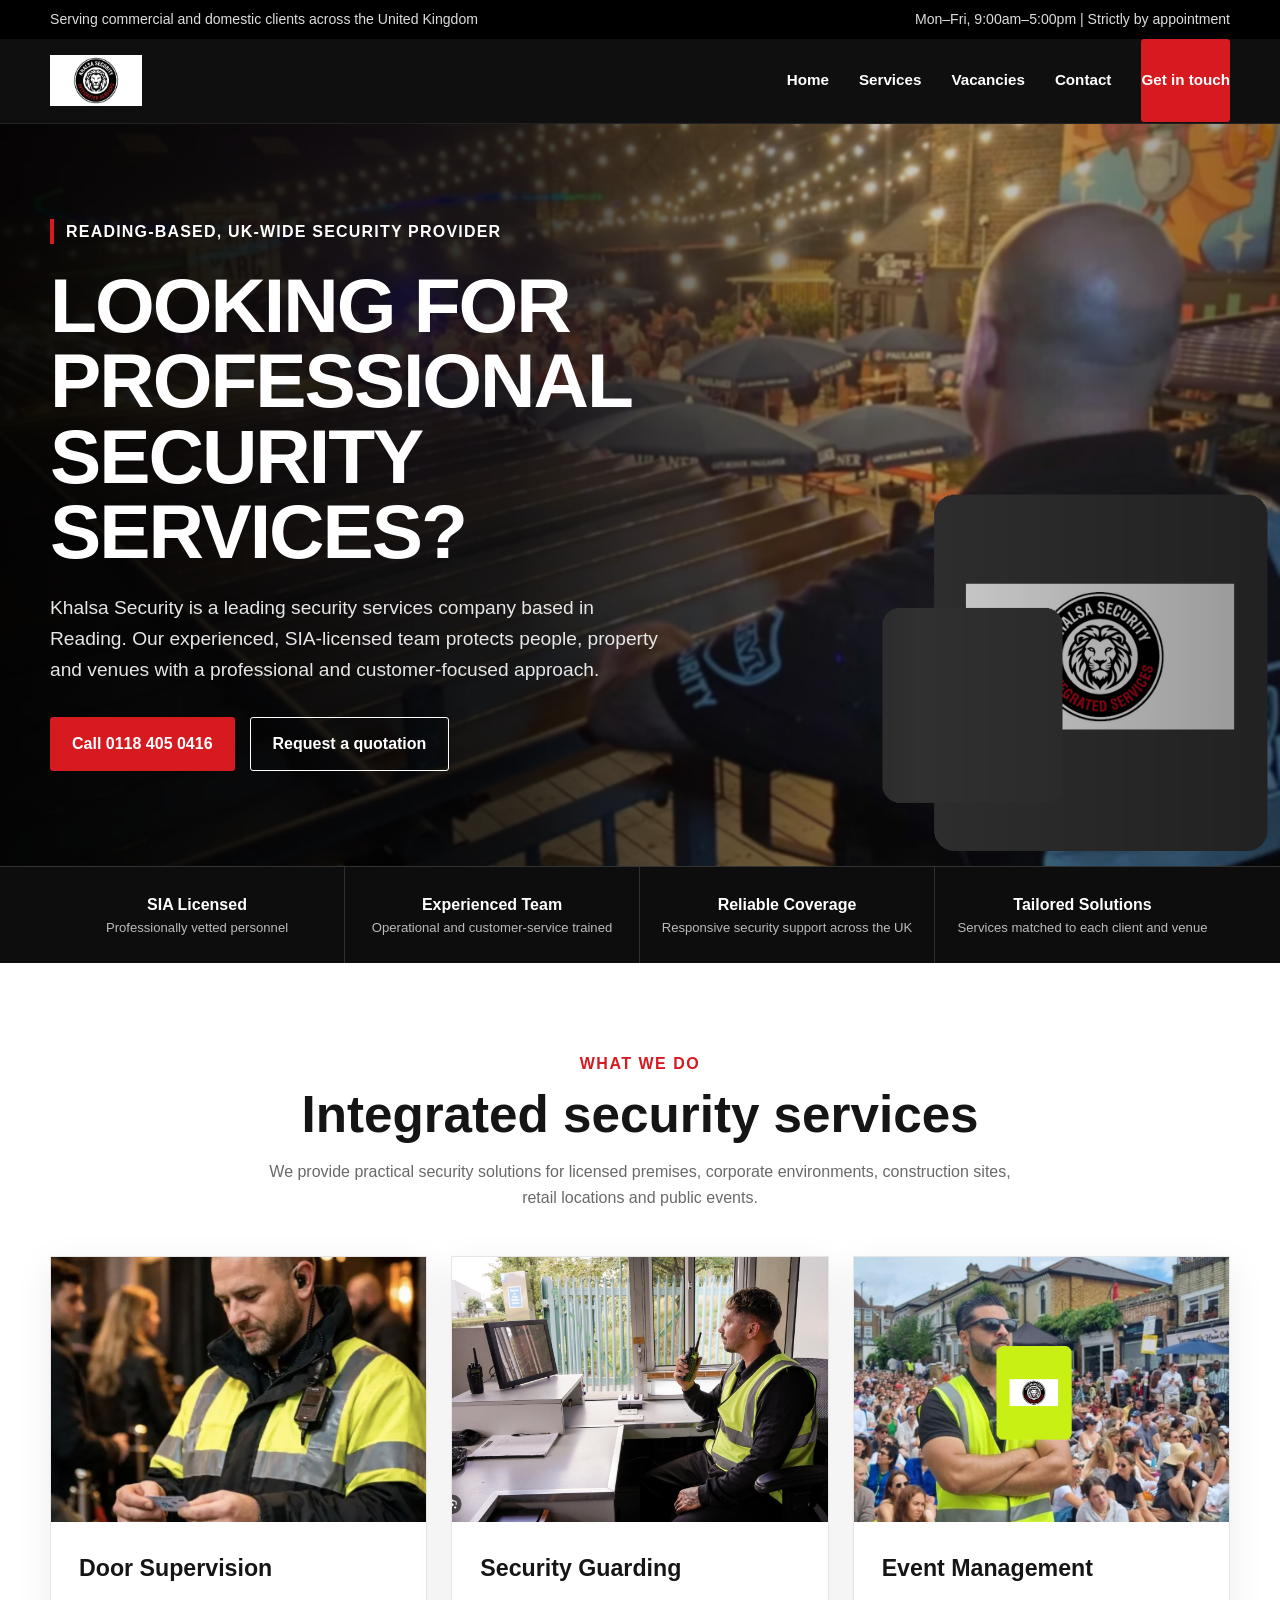
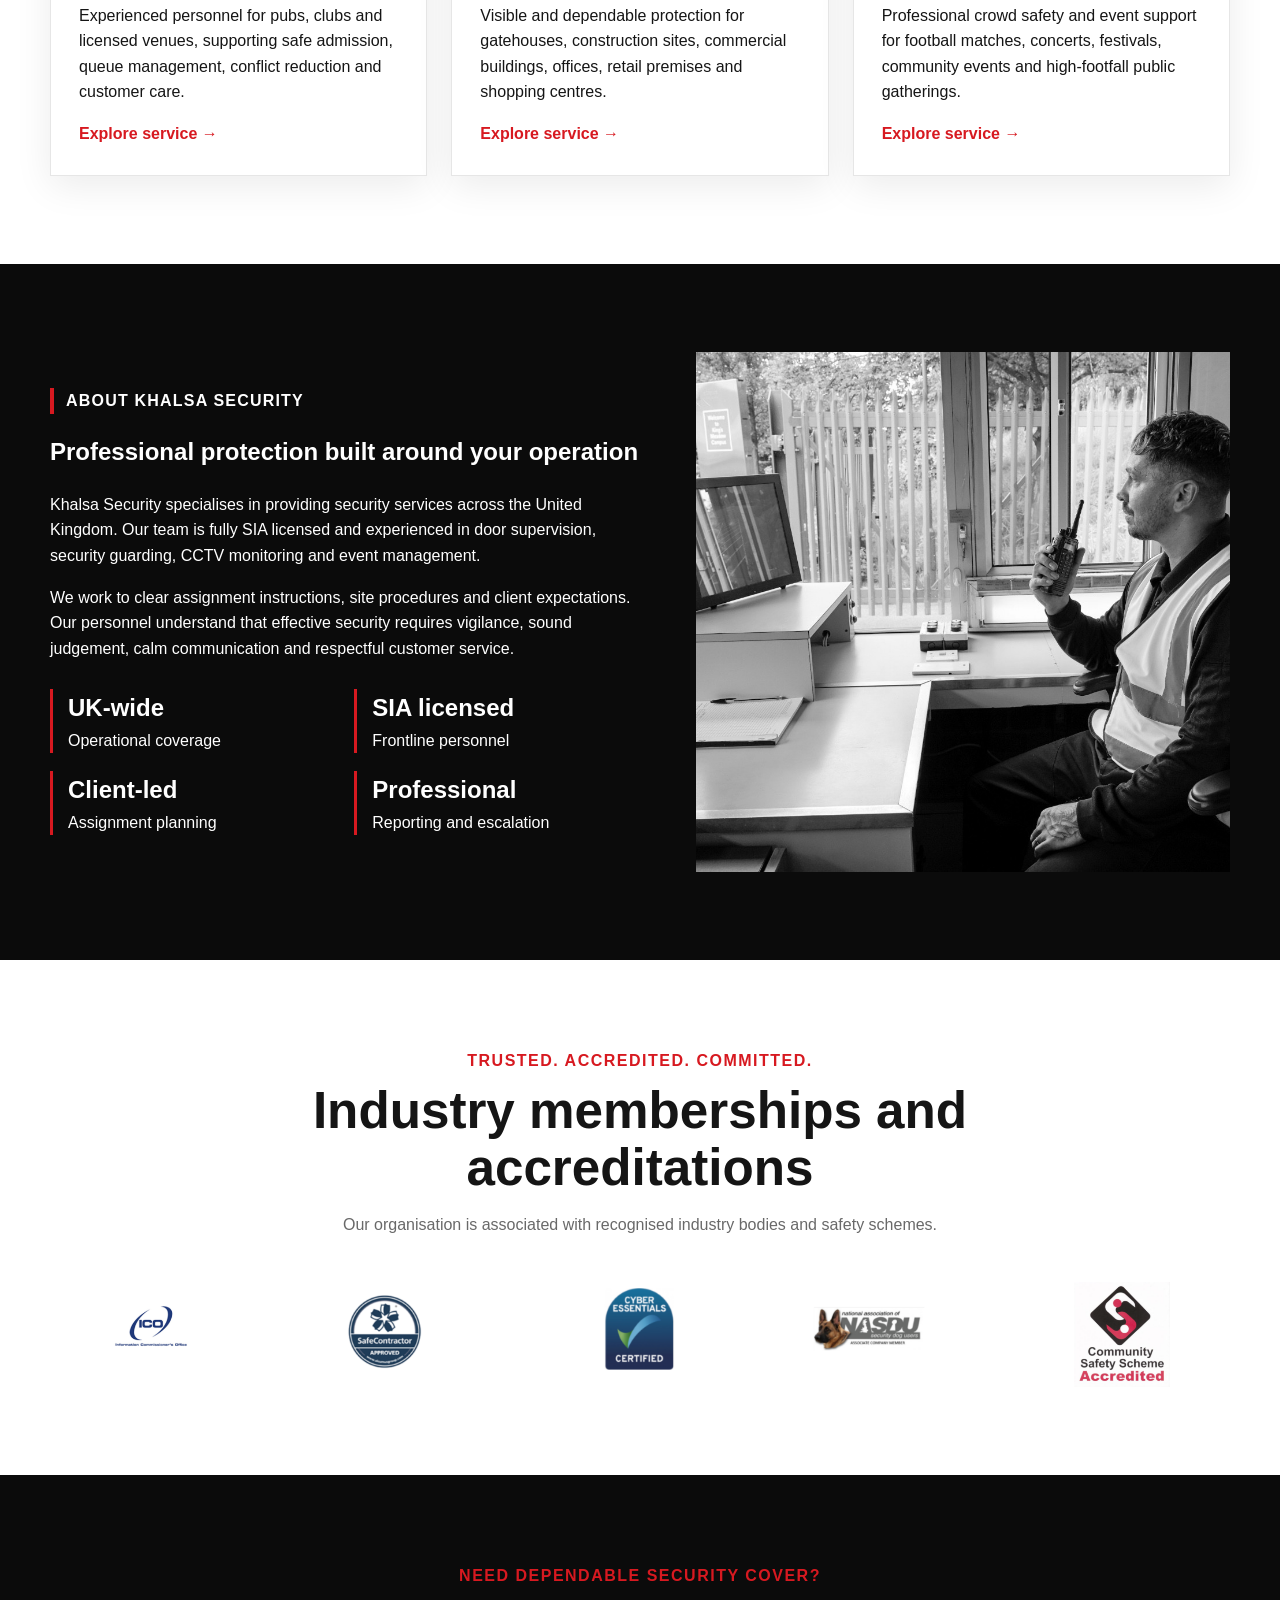
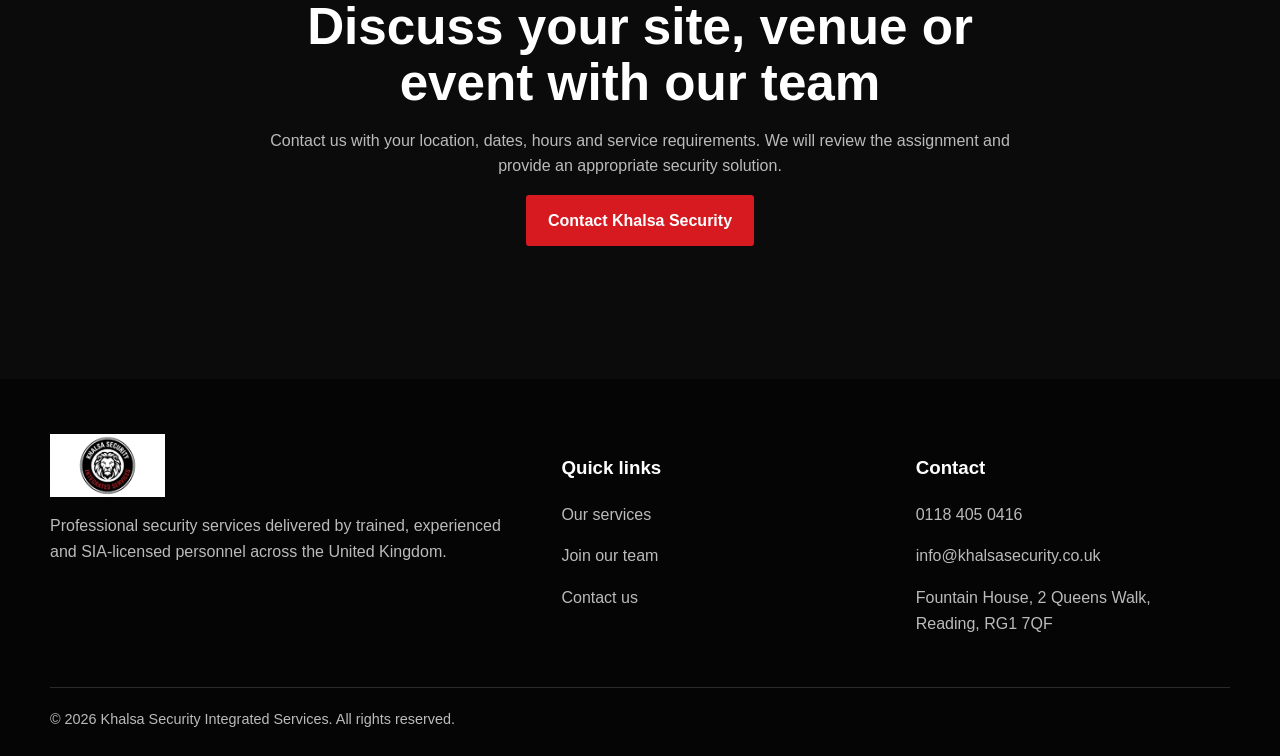
<file: index.html>
<!doctype html><html lang="en"><head>
<meta charset="utf-8"><meta name="viewport" content="width=device-width,initial-scale=1">
<meta name="description" content="Khalsa Security provides professional security guarding, door supervision, CCTV monitoring and event management across the UK.">
<title>Professional Security Services | Khalsa Security</title><link rel="icon" href="favicon.ico"><link rel="stylesheet" href="assets/css/styles.css">
</head><body>
<div class="topbar"><div class="container"><span>Serving commercial and domestic clients across the United Kingdom</span><span>Mon–Fri, 9:00am–5:00pm | Strictly by appointment</span></div></div>
<header class="site-header">
  <div class="container nav">
    <a class="brand" href="/" class="active"><img src="assets/images/khalsa-logo.png" alt="Khalsa Security Integrated Services"></a>
    <button class="menu-btn" aria-label="Open menu" aria-expanded="false">☰</button>
    <nav class="nav-links">
      <a href="/">Home</a><a href="services">Services</a><a href="vacancies">Vacancies</a><a href="contact">Contact</a>
      <a class="btn" href="contact">Get in touch</a>
    </nav>
  </div>
</header>

<main>
<section class="hero"><div class="container"><div class="hero-content reveal">
 <span class="eyebrow">Reading-based, UK-wide security provider</span>
 <h1>Looking for professional security services?</h1>
 <p>Khalsa Security is a leading security services company based in Reading. Our experienced, SIA-licensed team protects people, property and venues with a professional and customer-focused approach.</p>
 <div class="hero-actions"><a class="btn" href="tel:01184050416">Call 0118 405 0416</a><a class="btn btn-outline" href="contact">Request a quotation</a></div>
</div></div></section>
<section class="trust-strip"><div class="container trust-grid">
 <div class="trust-item">SIA Licensed<span>Professionally vetted personnel</span></div>
 <div class="trust-item">Experienced Team<span>Operational and customer-service trained</span></div>
 <div class="trust-item">Reliable Coverage<span>Responsive security support across the UK</span></div>
 <div class="trust-item">Tailored Solutions<span>Services matched to each client and venue</span></div>
</div></section>
<section class="section"><div class="container">
 <div class="section-head reveal"><span class="kicker">What we do</span><h2>Integrated security services</h2><p>We provide practical security solutions for licensed premises, corporate environments, construction sites, retail locations and public events.</p></div>
 <div class="cards">
  <article class="card reveal"><img src="assets/images/door-supervision.jpg" alt="Door supervisor checking identification"><div class="card-body"><h3>Door Supervision</h3><p>Experienced personnel for pubs, clubs and licensed venues, supporting safe admission, queue management, conflict reduction and customer care.</p><a class="text-link" href="services#door">Explore service →</a></div></article>
  <article class="card reveal"><img src="assets/images/security-guarding.jpg" alt="Security guard using a radio"><div class="card-body"><h3>Security Guarding</h3><p>Visible and dependable protection for gatehouses, construction sites, commercial buildings, offices, retail premises and shopping centres.</p><a class="text-link" href="services#guarding">Explore service →</a></div></article>
  <article class="card reveal"><img src="assets/images/event-management.png" alt="Event security officer monitoring a crowd"><div class="card-body"><h3>Event Management</h3><p>Professional crowd safety and event support for football matches, concerts, festivals, community events and high-footfall public gatherings.</p><a class="text-link" href="services#events">Explore service →</a></div></article>
 </div>
</div></section>
<section class="section section-dark"><div class="container about-grid">
 <div class="reveal"><span class="eyebrow">About Khalsa Security</span><h2>Professional protection built around your operation</h2><p>Khalsa Security specialises in providing security services across the United Kingdom. Our team is fully SIA licensed and experienced in door supervision, security guarding, CCTV monitoring and event management.</p><p>We work to clear assignment instructions, site procedures and client expectations. Our personnel understand that effective security requires vigilance, sound judgement, calm communication and respectful customer service.</p>
 <div class="stat-grid"><div class="stat"><strong>UK-wide</strong>Operational coverage</div><div class="stat"><strong>SIA licensed</strong>Frontline personnel</div><div class="stat"><strong>Client-led</strong>Assignment planning</div><div class="stat"><strong>Professional</strong>Reporting and escalation</div></div>
 </div>
 <div class="about-photo reveal"><img src="assets/images/security-guarding.jpg" alt="Khalsa Security guarding service"></div>
</div></section>
<section class="section"><div class="container">
 <div class="section-head"><span class="kicker">Trusted. Accredited. Committed.</span><h2>Industry memberships and accreditations</h2><p>Our organisation is associated with recognised industry bodies and safety schemes.</p></div>
 <div class="accreditations reveal">
  <img src="assets/images/ico.png" alt="Information Commissioner's Office">
  <img src="assets/images/safecontractor.png" alt="SafeContractor Approved">
  <img src="assets/images/cyber.png" alt="Cyber Essentials Certified">
  <img src="assets/images/nasdu.png" alt="NASDU Associate Company Member">
  <img src="assets/images/css.png" alt="Community Safety Scheme Accredited">
 </div>
</div></section>
<section class="section section-dark"><div class="container section-head"><span class="kicker">Need dependable security cover?</span><h2>Discuss your site, venue or event with our team</h2><p>Contact us with your location, dates, hours and service requirements. We will review the assignment and provide an appropriate security solution.</p><a class="btn" href="contact">Contact Khalsa Security</a></div></section>
</main>

<footer class="footer"><div class="container">
 <div class="footer-grid">
  <div><img class="footer-logo" src="assets/images/khalsa-logo.png" alt="Khalsa Security"><p>Professional security services delivered by trained, experienced and SIA-licensed personnel across the United Kingdom.</p></div>
  <div><h3>Quick links</h3><p><a href="services">Our services</a></p><p><a href="vacancies">Join our team</a></p><p><a href="contact">Contact us</a></p></div>
  <div><h3>Contact</h3><p>0118 405 0416</p><p>info@khalsasecurity.co.uk</p><p>Fountain House, 2 Queens Walk,<br>Reading, RG1 7QF</p></div>
 </div>
 <div class="copyright">© <span id="year"></span> Khalsa Security Integrated Services. All rights reserved.</div>
</div></footer>
<script src="assets/js/script.js"></script><script>document.getElementById('year').textContent=new Date().getFullYear()</script>
</body></html>
</file>
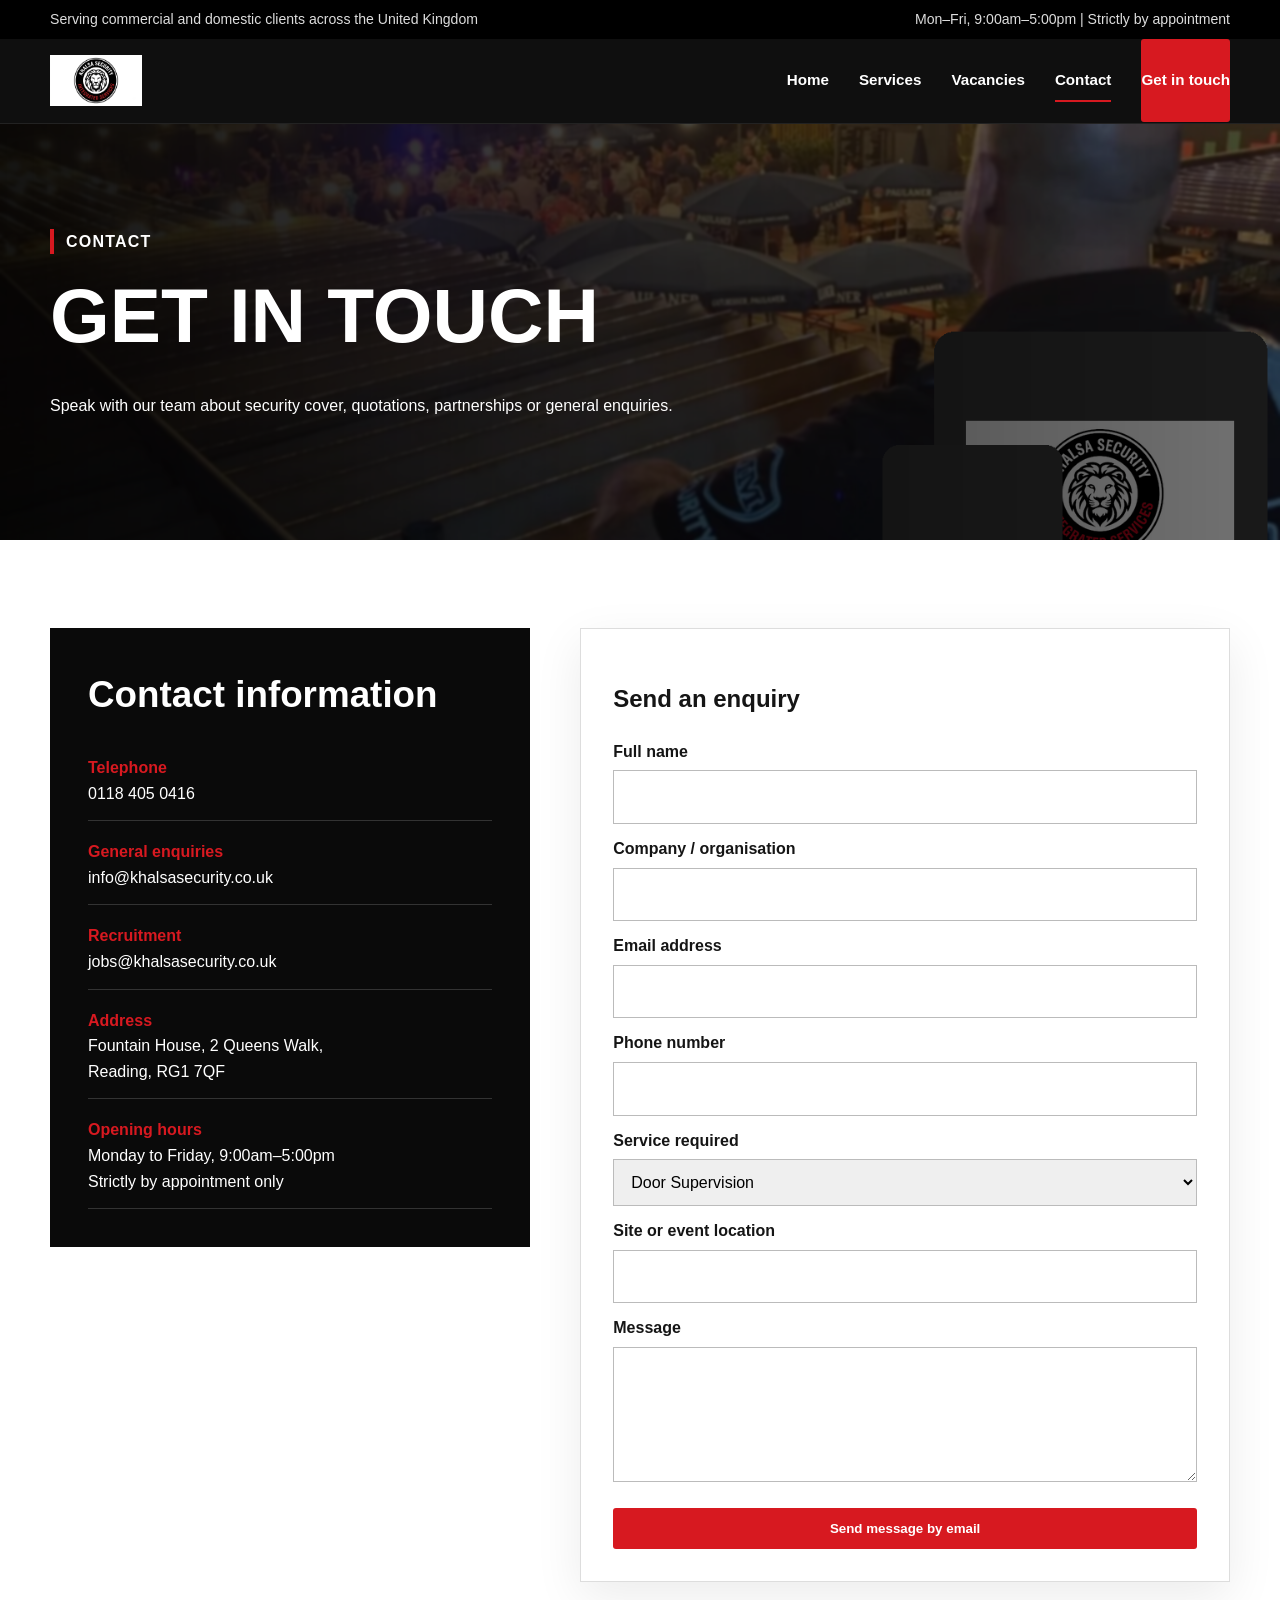
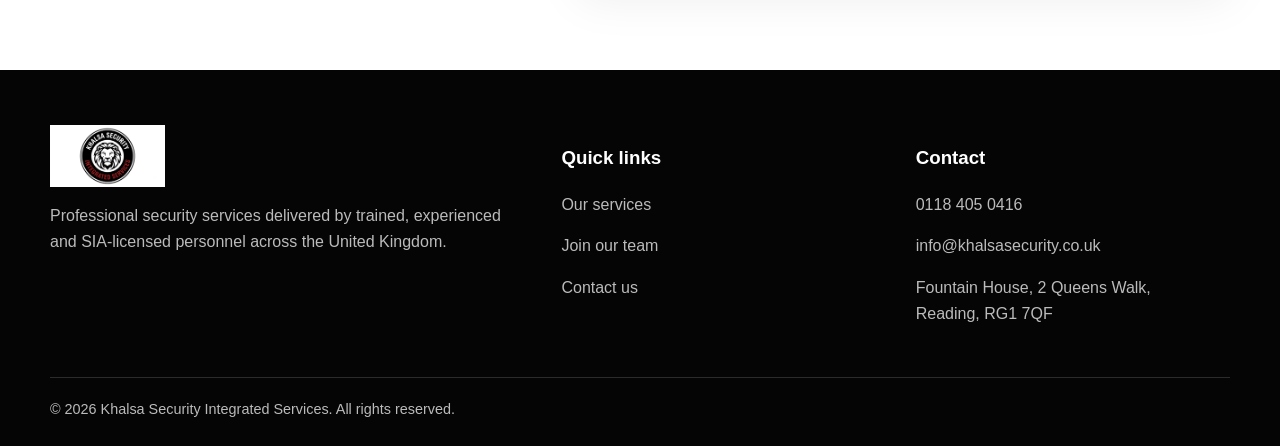
<file: contact.html>
<!doctype html><html lang="en"><head>
<meta charset="utf-8"><meta name="viewport" content="width=device-width,initial-scale=1">
<meta name="description" content="Khalsa Security provides professional security guarding, door supervision, CCTV monitoring and event management across the UK.">
<title>Contact Us | Khalsa Security</title><link rel="icon" href="favicon.ico"><link rel="stylesheet" href="assets/css/styles.css">
</head><body>
<div class="topbar"><div class="container"><span>Serving commercial and domestic clients across the United Kingdom</span><span>Mon–Fri, 9:00am–5:00pm | Strictly by appointment</span></div></div>
<header class="site-header">
  <div class="container nav">
    <a class="brand" href="/"><img src="assets/images/khalsa-logo.png" alt="Khalsa Security Integrated Services"></a>
    <button class="menu-btn" aria-label="Open menu" aria-expanded="false">☰</button>
    <nav class="nav-links">
      <a href="/">Home</a><a href="services">Services</a><a href="vacancies">Vacancies</a><a href="contact" class="active">Contact</a>
      <a class="btn" href="contact">Get in touch</a>
    </nav>
  </div>
</header>

<main>
<section class="page-hero"><div class="container"><span class="eyebrow">Contact</span><h1>Get in Touch</h1><p>Speak with our team about security cover, quotations, partnerships or general enquiries.</p></div></section>
<section class="section"><div class="container contact-grid">
 <div class="info-panel reveal"><h2>Contact information</h2><div class="info-list">
  <div><strong>Telephone</strong><a href="tel:01184050416">0118 405 0416</a></div>
  <div><strong>General enquiries</strong><a href="mailto:info@khalsasecurity.co.uk">info@khalsasecurity.co.uk</a></div>
  <div><strong>Recruitment</strong><a href="mailto:jobs@khalsasecurity.co.uk">jobs@khalsasecurity.co.uk</a></div>
  <div><strong>Address</strong>Fountain House, 2 Queens Walk,<br>Reading, RG1 7QF</div>
  <div><strong>Opening hours</strong>Monday to Friday, 9:00am–5:00pm<br>Strictly by appointment only</div>
 </div></div>
 <form class="form reveal" data-mailto="info@khalsasecurity.co.uk" data-subject="Website security enquiry">
  <h2>Send an enquiry</h2>
  <label>Full name</label><input name="Full name" required>
  <label>Company / organisation</label><input name="Company">
  <label>Email address</label><input name="Email" type="email" required>
  <label>Phone number</label><input name="Phone" type="tel" required>
  <label>Service required</label><select name="Service"><option>Door Supervision</option><option>Security Guarding</option><option>Event Management</option><option>CCTV Monitoring</option><option>Other / General Enquiry</option></select>
  <label>Site or event location</label><input name="Location">
  <label>Message</label><textarea name="Message" required></textarea>
  <button class="btn" type="submit">Send message by email</button>
 </form>
</div></section>
</main>

<footer class="footer"><div class="container">
 <div class="footer-grid">
  <div><img class="footer-logo" src="assets/images/khalsa-logo.png" alt="Khalsa Security"><p>Professional security services delivered by trained, experienced and SIA-licensed personnel across the United Kingdom.</p></div>
  <div><h3>Quick links</h3><p><a href="services">Our services</a></p><p><a href="vacancies">Join our team</a></p><p><a href="contact">Contact us</a></p></div>
  <div><h3>Contact</h3><p>0118 405 0416</p><p>info@khalsasecurity.co.uk</p><p>Fountain House, 2 Queens Walk,<br>Reading, RG1 7QF</p></div>
 </div>
 <div class="copyright">© <span id="year"></span> Khalsa Security Integrated Services. All rights reserved.</div>
</div></footer>
<script src="assets/js/script.js"></script><script>document.getElementById('year').textContent=new Date().getFullYear()</script>
</body></html>
</file>
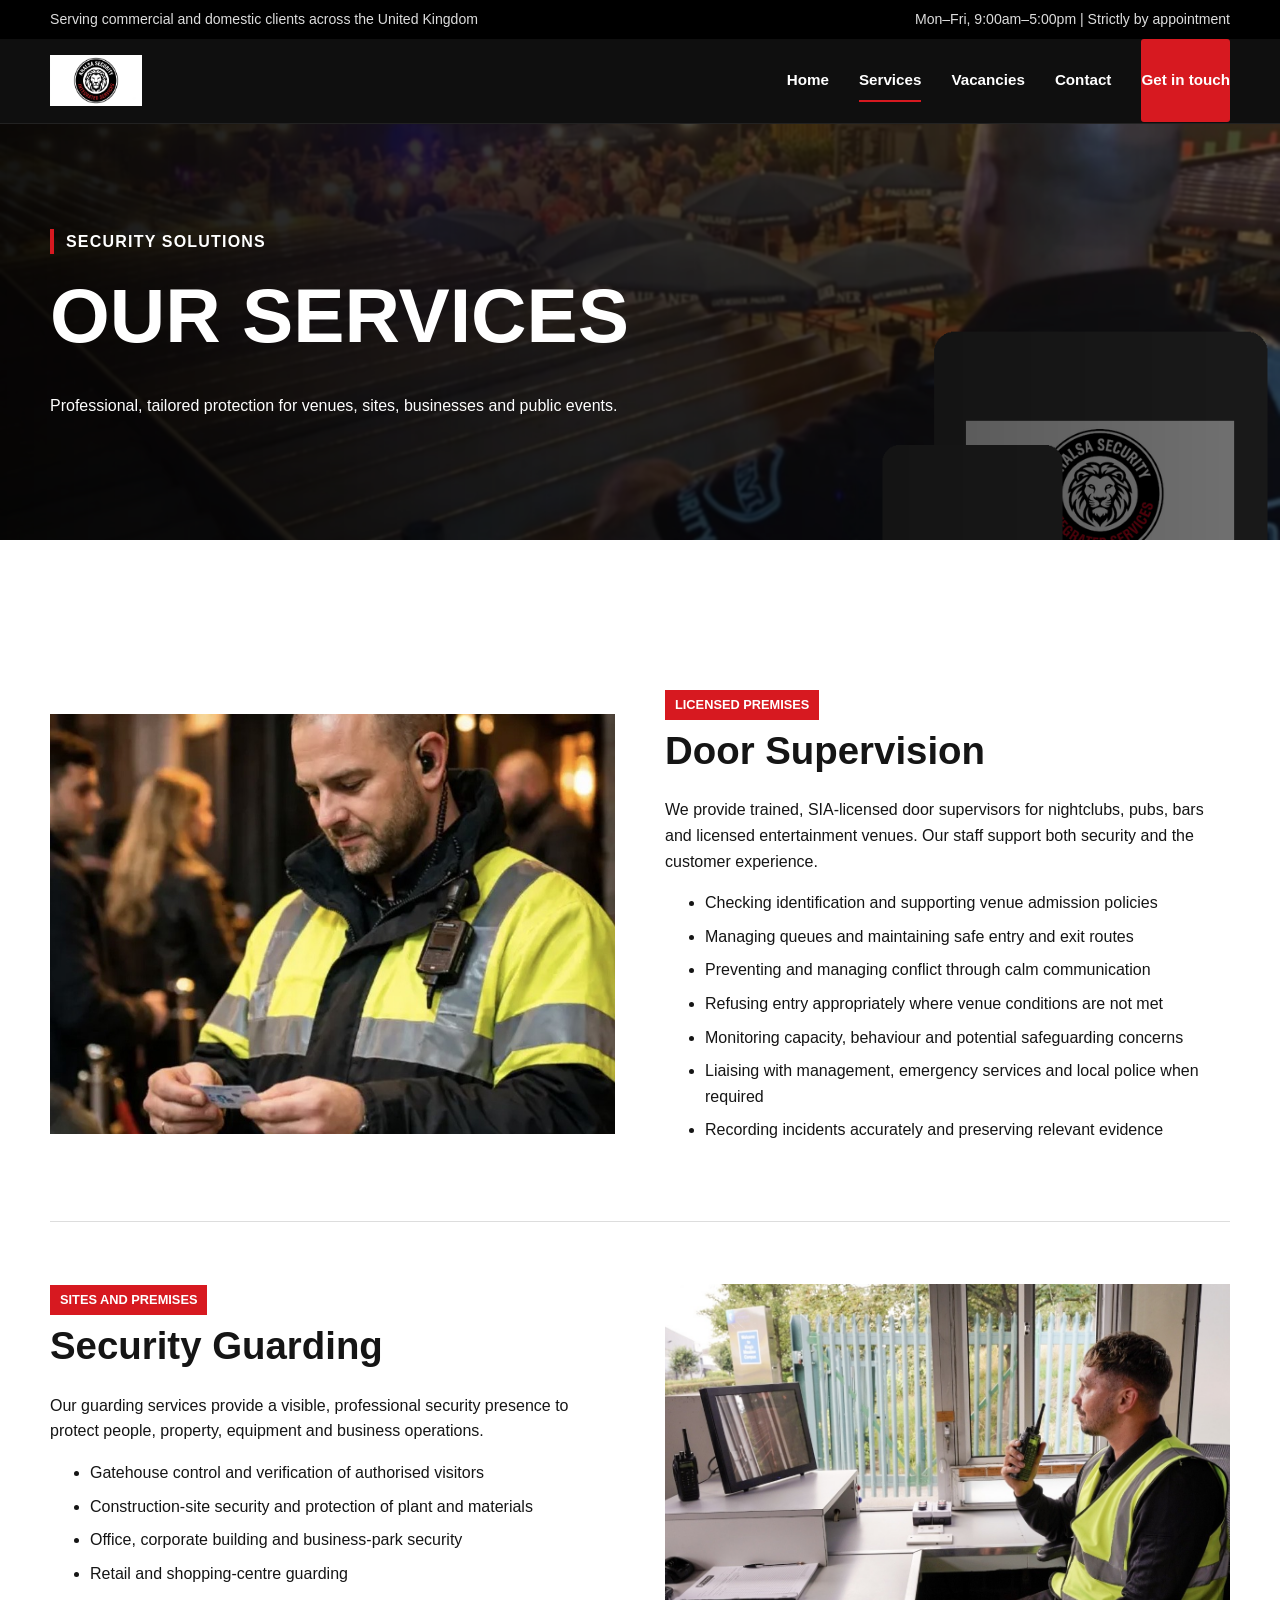
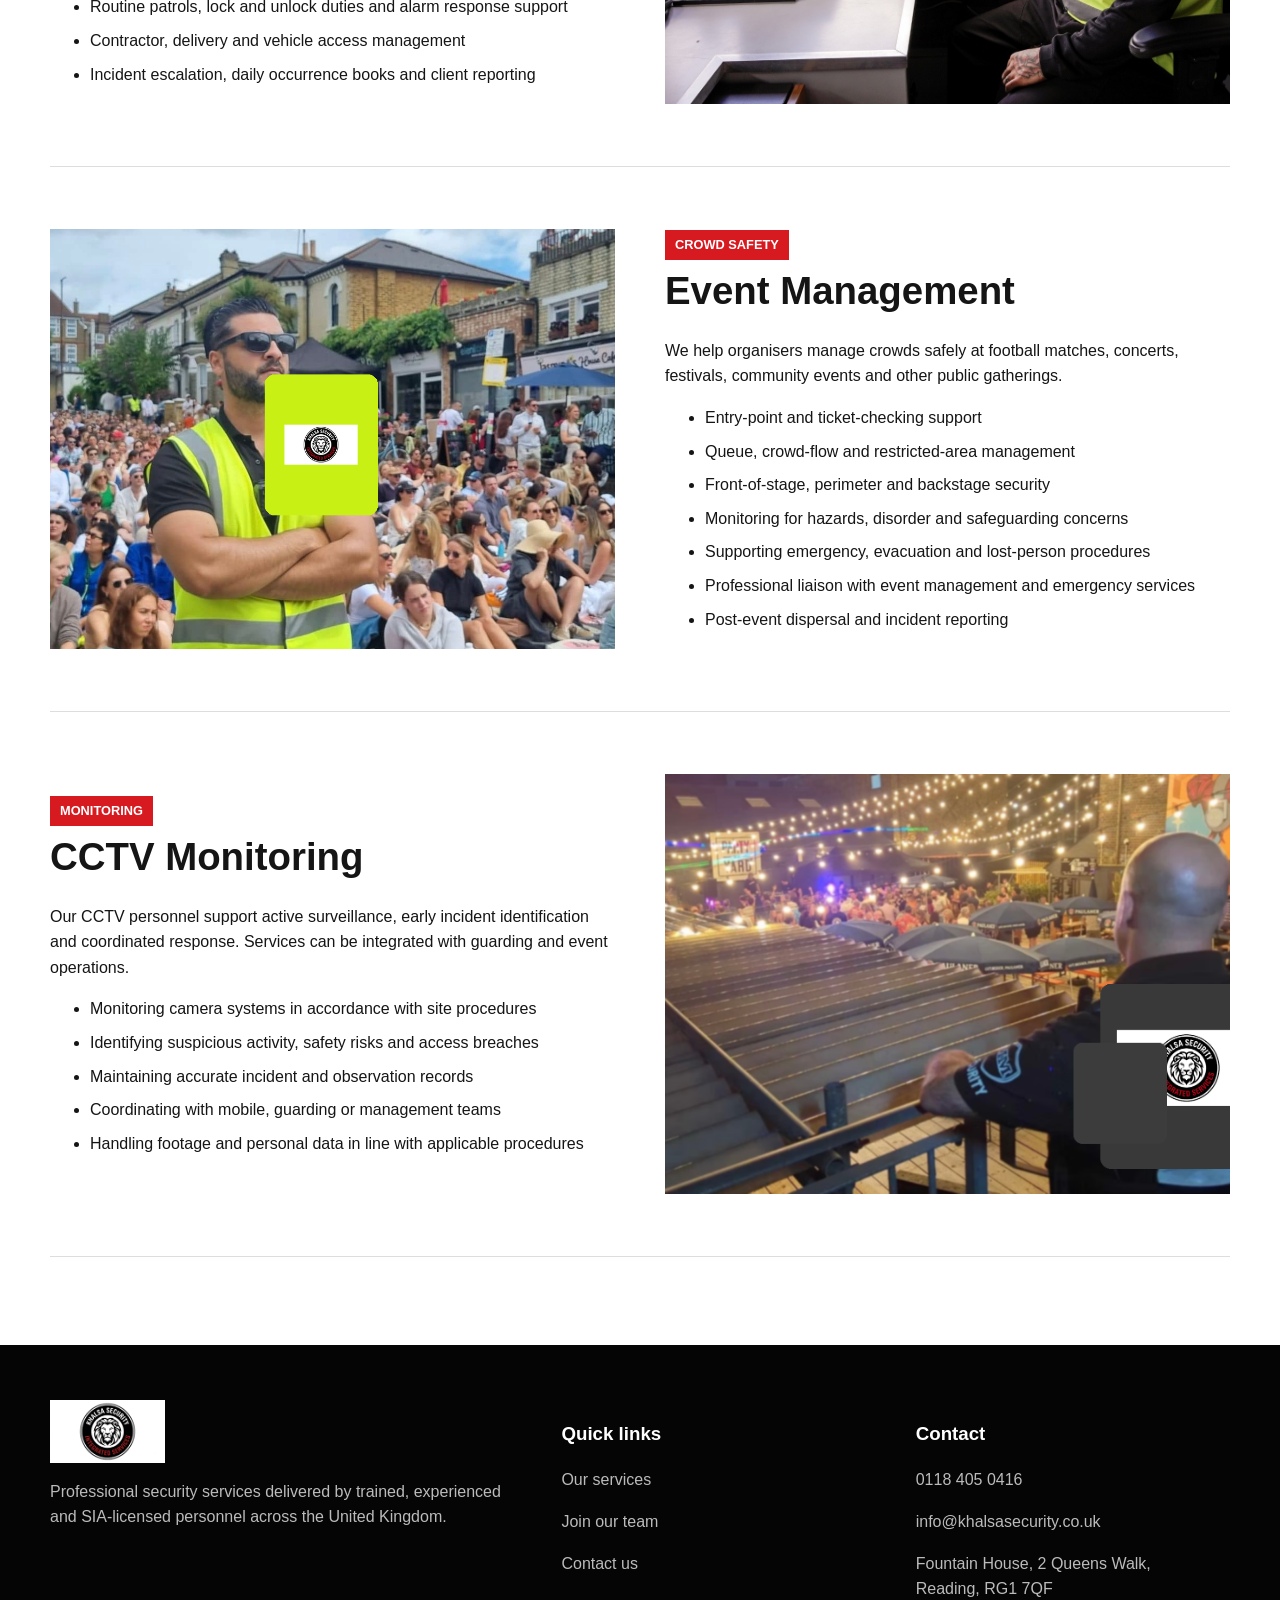
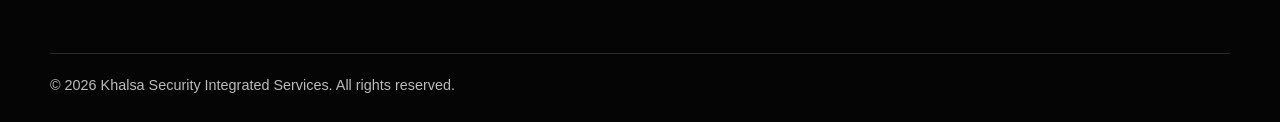
<file: services.html>
<!doctype html><html lang="en"><head>
<meta charset="utf-8"><meta name="viewport" content="width=device-width,initial-scale=1">
<meta name="description" content="Khalsa Security provides professional security guarding, door supervision, CCTV monitoring and event management across the UK.">
<title>Security Services | Khalsa Security</title><link rel="icon" href="favicon.ico"><link rel="stylesheet" href="assets/css/styles.css">
</head><body>
<div class="topbar"><div class="container"><span>Serving commercial and domestic clients across the United Kingdom</span><span>Mon–Fri, 9:00am–5:00pm | Strictly by appointment</span></div></div>
<header class="site-header">
  <div class="container nav">
    <a class="brand" href="/"><img src="assets/images/khalsa-logo.png" alt="Khalsa Security Integrated Services"></a>
    <button class="menu-btn" aria-label="Open menu" aria-expanded="false">☰</button>
    <nav class="nav-links">
      <a href="/">Home</a><a href="services" class="active">Services</a><a href="vacancies">Vacancies</a><a href="contact">Contact</a>
      <a class="btn" href="contact">Get in touch</a>
    </nav>
  </div>
</header>

<main>
<section class="page-hero"><div class="container"><span class="eyebrow">Security solutions</span><h1>Our Services</h1><p>Professional, tailored protection for venues, sites, businesses and public events.</p></div></section>
<section class="section"><div class="container">
 <article class="service-row" id="door"><div class="service-image reveal"><img src="assets/images/door-supervision.jpg" alt="Door supervisor checking ID"></div><div class="service-copy reveal"><span class="badge">Licensed premises</span><h2>Door Supervision</h2><p>We provide trained, SIA-licensed door supervisors for nightclubs, pubs, bars and licensed entertainment venues. Our staff support both security and the customer experience.</p><ul><li>Checking identification and supporting venue admission policies</li><li>Managing queues and maintaining safe entry and exit routes</li><li>Preventing and managing conflict through calm communication</li><li>Refusing entry appropriately where venue conditions are not met</li><li>Monitoring capacity, behaviour and potential safeguarding concerns</li><li>Liaising with management, emergency services and local police when required</li><li>Recording incidents accurately and preserving relevant evidence</li></ul></div></article>
 <article class="service-row" id="guarding"><div class="service-image reveal"><img src="assets/images/security-guarding.jpg" alt="Security guard in gatehouse using radio"></div><div class="service-copy reveal"><span class="badge">Sites and premises</span><h2>Security Guarding</h2><p>Our guarding services provide a visible, professional security presence to protect people, property, equipment and business operations.</p><ul><li>Gatehouse control and verification of authorised visitors</li><li>Construction-site security and protection of plant and materials</li><li>Office, corporate building and business-park security</li><li>Retail and shopping-centre guarding</li><li>Routine patrols, lock and unlock duties and alarm response support</li><li>Contractor, delivery and vehicle access management</li><li>Incident escalation, daily occurrence books and client reporting</li></ul></div></article>
 <article class="service-row" id="events"><div class="service-image reveal"><img src="assets/images/event-management.png" alt="Event security officer supervising crowd"></div><div class="service-copy reveal"><span class="badge">Crowd safety</span><h2>Event Management</h2><p>We help organisers manage crowds safely at football matches, concerts, festivals, community events and other public gatherings.</p><ul><li>Entry-point and ticket-checking support</li><li>Queue, crowd-flow and restricted-area management</li><li>Front-of-stage, perimeter and backstage security</li><li>Monitoring for hazards, disorder and safeguarding concerns</li><li>Supporting emergency, evacuation and lost-person procedures</li><li>Professional liaison with event management and emergency services</li><li>Post-event dispersal and incident reporting</li></ul></div></article>
 <article class="service-row" id="cctv"><div class="service-image reveal"><img src="assets/images/hero-security.png" alt="Security officer monitoring a venue"></div><div class="service-copy reveal"><span class="badge">Monitoring</span><h2>CCTV Monitoring</h2><p>Our CCTV personnel support active surveillance, early incident identification and coordinated response. Services can be integrated with guarding and event operations.</p><ul><li>Monitoring camera systems in accordance with site procedures</li><li>Identifying suspicious activity, safety risks and access breaches</li><li>Maintaining accurate incident and observation records</li><li>Coordinating with mobile, guarding or management teams</li><li>Handling footage and personal data in line with applicable procedures</li></ul></div></article>
</div></section>
</main>

<footer class="footer"><div class="container">
 <div class="footer-grid">
  <div><img class="footer-logo" src="assets/images/khalsa-logo.png" alt="Khalsa Security"><p>Professional security services delivered by trained, experienced and SIA-licensed personnel across the United Kingdom.</p></div>
  <div><h3>Quick links</h3><p><a href="services">Our services</a></p><p><a href="vacancies">Join our team</a></p><p><a href="contact">Contact us</a></p></div>
  <div><h3>Contact</h3><p>0118 405 0416</p><p>info@khalsasecurity.co.uk</p><p>Fountain House, 2 Queens Walk,<br>Reading, RG1 7QF</p></div>
 </div>
 <div class="copyright">© <span id="year"></span> Khalsa Security Integrated Services. All rights reserved.</div>
</div></footer>
<script src="assets/js/script.js"></script><script>document.getElementById('year').textContent=new Date().getFullYear()</script>
</body></html>
</file>
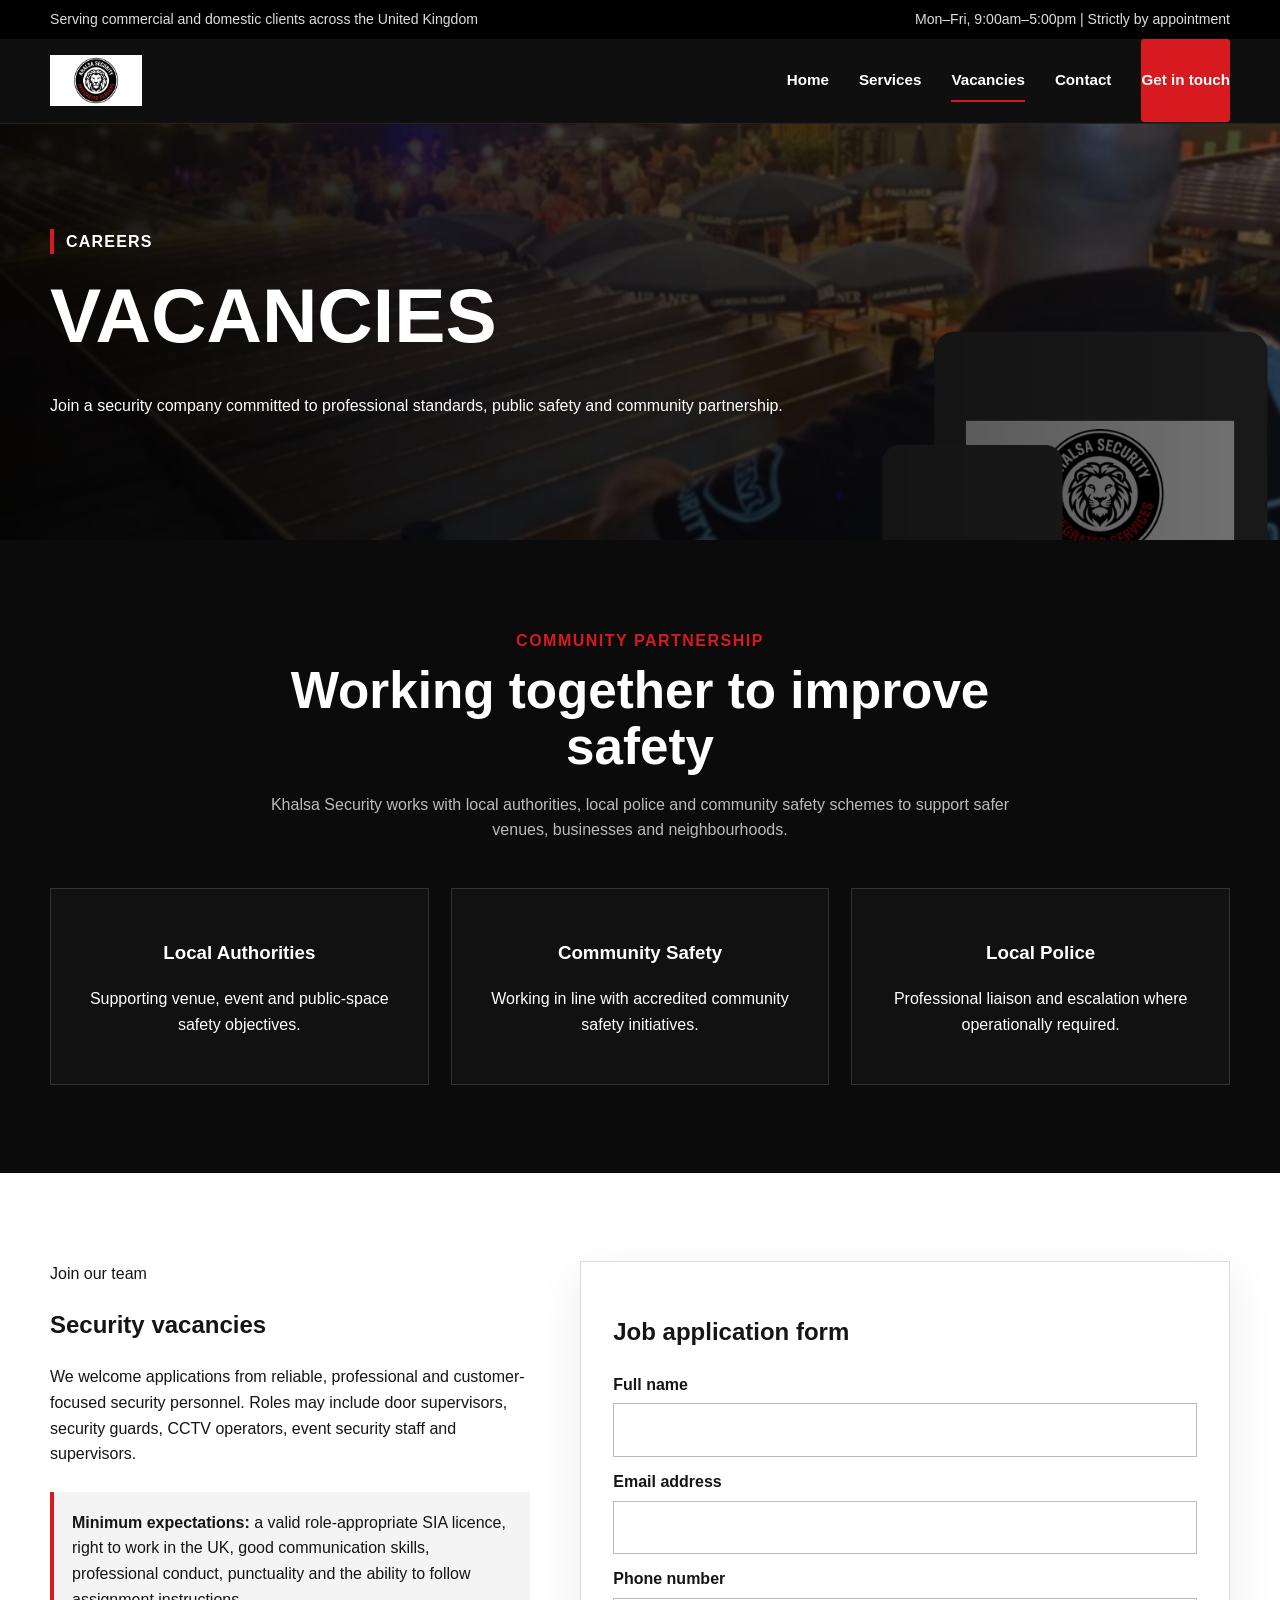
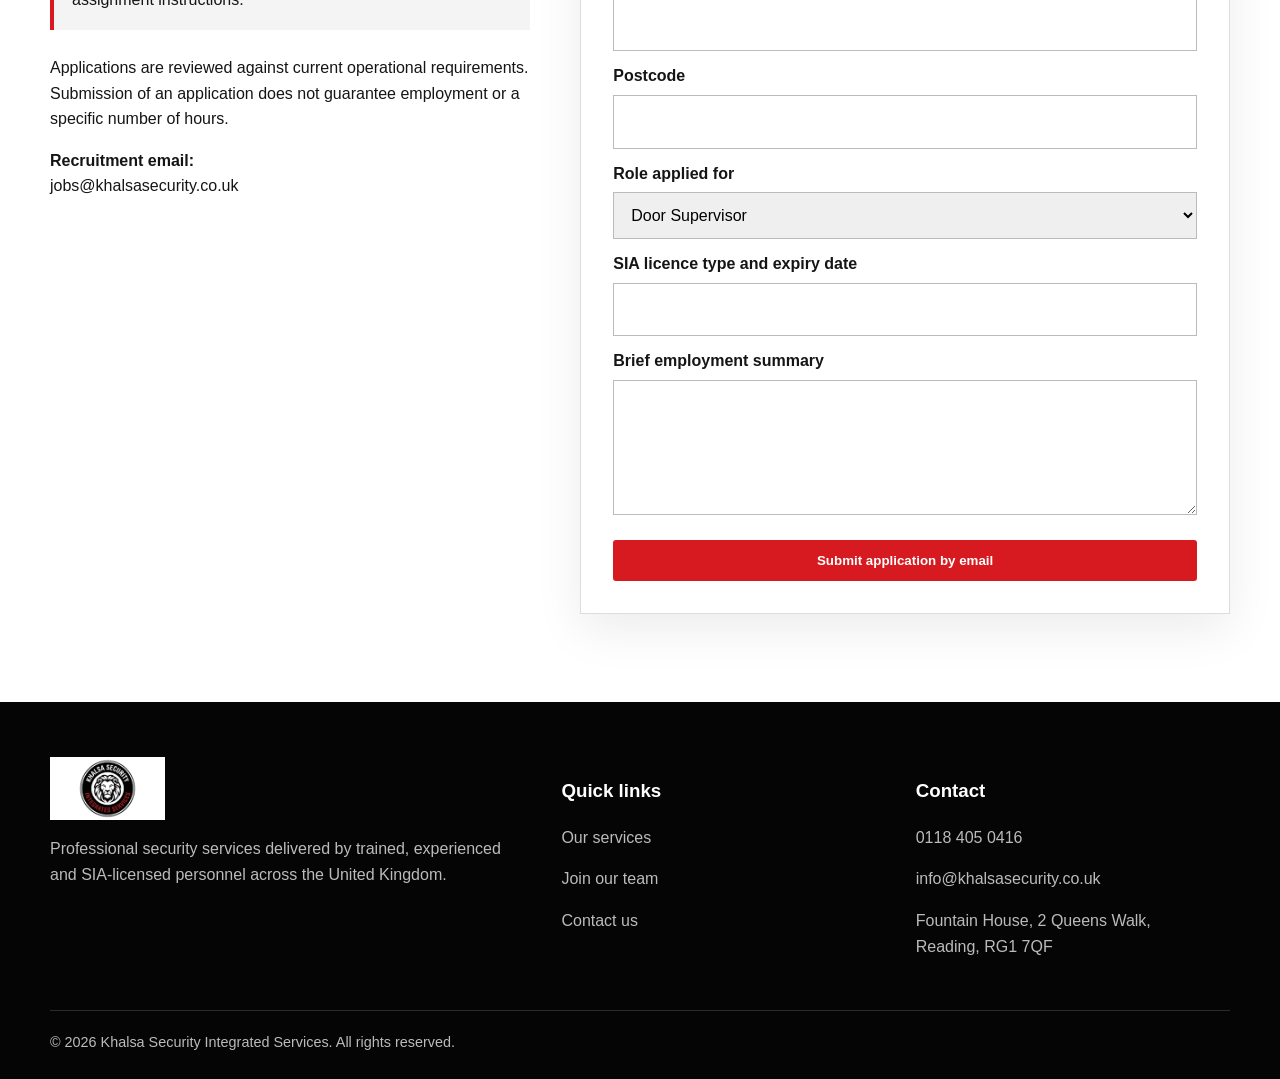
<file: vacancies.html>
<!doctype html><html lang="en"><head>
<meta charset="utf-8"><meta name="viewport" content="width=device-width,initial-scale=1">
<meta name="description" content="Khalsa Security provides professional security guarding, door supervision, CCTV monitoring and event management across the UK.">
<title>Security Vacancies | Khalsa Security</title><link rel="icon" href="favicon.ico"><link rel="stylesheet" href="assets/css/styles.css">
</head><body>
<div class="topbar"><div class="container"><span>Serving commercial and domestic clients across the United Kingdom</span><span>Mon–Fri, 9:00am–5:00pm | Strictly by appointment</span></div></div>
<header class="site-header">
  <div class="container nav">
    <a class="brand" href="/"><img src="assets/images/khalsa-logo.png" alt="Khalsa Security Integrated Services"></a>
    <button class="menu-btn" aria-label="Open menu" aria-expanded="false">☰</button>
    <nav class="nav-links">
      <a href="/">Home</a><a href="services">Services</a><a href="vacancies" class="active">Vacancies</a><a href="contact">Contact</a>
      <a class="btn" href="contact">Get in touch</a>
    </nav>
  </div>
</header>

<main>
<section class="page-hero"><div class="container"><span class="eyebrow">Careers</span><h1>Vacancies</h1><p>Join a security company committed to professional standards, public safety and community partnership.</p></div></section>
<section class="section section-dark"><div class="container">
 <div class="section-head"><span class="kicker">Community partnership</span><h2>Working together to improve safety</h2><p>Khalsa Security works with local authorities, local police and community safety schemes to support safer venues, businesses and neighbourhoods.</p></div>
 <div class="partner-grid"><div class="partner"><h3>Local Authorities</h3><p>Supporting venue, event and public-space safety objectives.</p></div><div class="partner"><h3>Community Safety</h3><p>Working in line with accredited community safety initiatives.</p></div><div class="partner"><h3>Local Police</h3><p>Professional liaison and escalation where operationally required.</p></div></div>
</div></section>
<section class="section"><div class="container jobs-grid">
 <div class="reveal"><span class="kicker">Join our team</span><h2>Security vacancies</h2><p>We welcome applications from reliable, professional and customer-focused security personnel. Roles may include door supervisors, security guards, CCTV operators, event security staff and supervisors.</p>
 <div class="notice"><strong>Minimum expectations:</strong> a valid role-appropriate SIA licence, right to work in the UK, good communication skills, professional conduct, punctuality and the ability to follow assignment instructions.</div>
 <p>Applications are reviewed against current operational requirements. Submission of an application does not guarantee employment or a specific number of hours.</p>
 <p><strong>Recruitment email:</strong><br><a href="mailto:jobs@khalsasecurity.co.uk">jobs@khalsasecurity.co.uk</a></p></div>
 <form class="form reveal" data-mailto="jobs@khalsasecurity.co.uk" data-subject="Website job application">
  <h2>Job application form</h2>
  <label>Full name</label><input name="Full name" required>
  <label>Email address</label><input name="Email" type="email" required>
  <label>Phone number</label><input name="Phone" type="tel" required>
  <label>Postcode</label><input name="Postcode" required>
  <label>Role applied for</label><select name="Role"><option>Door Supervisor</option><option>Security Guard</option><option>CCTV Operator</option><option>Event Security</option><option>Supervisor / Manager</option><option>Other</option></select>
  <label>SIA licence type and expiry date</label><input name="SIA licence">
  <label>Brief employment summary</label><textarea name="Employment summary"></textarea>
  <button class="btn" type="submit">Submit application by email</button>
 </form>
</div></section>
</main>

<footer class="footer"><div class="container">
 <div class="footer-grid">
  <div><img class="footer-logo" src="assets/images/khalsa-logo.png" alt="Khalsa Security"><p>Professional security services delivered by trained, experienced and SIA-licensed personnel across the United Kingdom.</p></div>
  <div><h3>Quick links</h3><p><a href="services">Our services</a></p><p><a href="vacancies">Join our team</a></p><p><a href="contact">Contact us</a></p></div>
  <div><h3>Contact</h3><p>0118 405 0416</p><p>info@khalsasecurity.co.uk</p><p>Fountain House, 2 Queens Walk,<br>Reading, RG1 7QF</p></div>
 </div>
 <div class="copyright">© <span id="year"></span> Khalsa Security Integrated Services. All rights reserved.</div>
</div></footer>
<script src="assets/js/script.js"></script><script>document.getElementById('year').textContent=new Date().getFullYear()</script>
</body></html>
</file>
<file: assets/css/styles.css>
:root{
  --black:#080808; --charcoal:#121212; --white:#fff; --muted:#b9b9b9;
  --red:#d71920; --red-dark:#a90f15; --line:#2a2a2a; --max:1180px;
}
*{box-sizing:border-box} html{scroll-behavior:smooth}
body{margin:0;font-family:Arial,Helvetica,sans-serif;background:#fff;color:#151515;line-height:1.6}
img{max-width:100%;display:block} a{text-decoration:none;color:inherit}
.container{width:min(var(--max),calc(100% - 40px));margin:auto}
.topbar{background:#000;color:#ddd;font-size:.88rem}
.topbar .container{display:flex;justify-content:space-between;gap:20px;padding:8px 0;flex-wrap:wrap}
.site-header{position:sticky;top:0;z-index:50;background:rgba(8,8,8,.97);border-bottom:1px solid #222}
.nav{display:flex;align-items:center;justify-content:space-between;min-height:84px}
.brand img{width:92px;height:70px;object-fit:contain}
.nav-links{display:flex;align-items:center;gap:30px;color:#fff;font-weight:700;font-size:.95rem}
.nav-links a{position:relative;padding:29px 0}
.nav-links a:not(.btn)::after{content:"";position:absolute;left:0;bottom:20px;width:0;height:2px;background:var(--red);transition:.25s}
.nav-links a:hover::after,.nav-links a.active::after{width:100%}
.btn{display:inline-flex;align-items:center;justify-content:center;gap:8px;background:var(--red);color:#fff;padding:13px 22px;border:0;border-radius:3px;font-weight:800;cursor:pointer;transition:.2s}
.btn:hover{background:var(--red-dark);transform:translateY(-1px)}
.btn-outline{background:transparent;border:1px solid #fff}
.menu-btn{display:none;background:none;border:1px solid #555;color:#fff;padding:8px 12px;font-size:1.35rem}
.hero{min-height:690px;background:
 linear-gradient(90deg,rgba(0,0,0,.94) 0%,rgba(0,0,0,.79) 40%,rgba(0,0,0,.2) 72%,rgba(0,0,0,.42) 100%),
 url('../images/hero-security.png') center/cover no-repeat;color:#fff;display:flex;align-items:center}
.hero-content{max-width:680px;padding:95px 0}
.eyebrow{display:inline-block;color:#fff;border-left:4px solid var(--red);padding-left:12px;text-transform:uppercase;font-weight:800;letter-spacing:1.2px}
.hero h1{font-size:clamp(2.55rem,6vw,5.2rem);line-height:.98;margin:24px 0 24px;text-transform:uppercase;letter-spacing:-2px}
.hero p{font-size:1.2rem;color:#e6e6e6;max-width:610px}
.hero-actions{display:flex;gap:15px;flex-wrap:wrap;margin-top:32px}
.phone-large{font-size:1.65rem;font-weight:800}
.trust-strip{background:#0d0d0d;color:#fff;border-top:1px solid #333}
.trust-grid{display:grid;grid-template-columns:repeat(4,1fr)}
.trust-item{padding:25px 20px;text-align:center;border-right:1px solid #303030;font-weight:800}
.trust-item:last-child{border-right:0}.trust-item span{display:block;color:#bbb;font-size:.82rem;font-weight:400}
.section{padding:88px 0}.section-dark{background:#0b0b0b;color:#fff}
.section-head{text-align:center;max-width:760px;margin:0 auto 45px}
.section-head .kicker{color:var(--red);font-weight:800;text-transform:uppercase;letter-spacing:1.5px}
.section-head h2{font-size:clamp(2rem,4vw,3.2rem);line-height:1.1;margin:10px 0}
.section-head p{color:#696969}.section-dark .section-head p{color:#bbb}
.cards{display:grid;grid-template-columns:repeat(3,1fr);gap:24px}
.card{background:#fff;border:1px solid #e6e6e6;box-shadow:0 10px 35px rgba(0,0,0,.08);overflow:hidden}
.card img{height:265px;width:100%;object-fit:cover}
.card-body{padding:28px}.card h3{font-size:1.45rem;margin:0 0 12px}.card ul{padding-left:20px;margin:15px 0}
.card li{margin:7px 0}.card .text-link{color:var(--red);font-weight:800}
.about-grid{display:grid;grid-template-columns:1.05fr .95fr;gap:55px;align-items:center}
.about-photo{position:relative}.about-photo img{height:520px;width:100%;object-fit:cover;filter:grayscale(100%)}
.about-photo::after{content:"";position:absolute;inset:18px -18px -18px 18px;border:4px solid var(--red);z-index:-1}
.stat-grid{display:grid;grid-template-columns:repeat(2,1fr);gap:18px;margin-top:28px}
.stat{border-left:3px solid var(--red);padding-left:15px}.stat strong{font-size:1.5rem;display:block}
.accreditations{display:grid;grid-template-columns:repeat(5,1fr);gap:25px;align-items:center}
.accreditations img{max-height:105px;margin:auto;object-fit:contain;filter:grayscale(20%)}
.page-hero{background:linear-gradient(90deg,rgba(0,0,0,.92),rgba(0,0,0,.55)),url('../images/hero-security.png') center/cover;color:#fff;padding:105px 0}
.page-hero h1{font-size:clamp(2.7rem,6vw,4.8rem);margin:0 0 12px;text-transform:uppercase}
.service-row{display:grid;grid-template-columns:1fr 1fr;gap:50px;align-items:center;padding:62px 0;border-bottom:1px solid #ddd}
.service-row:nth-child(even) .service-image{order:2}
.service-image img{height:420px;width:100%;object-fit:cover}
.service-copy h2{font-size:2.4rem;margin:0 0 15px}.service-copy li{margin:8px 0}
.badge{display:inline-block;background:var(--red);color:#fff;padding:5px 10px;font-weight:800;font-size:.8rem;text-transform:uppercase}
.partner-grid{display:grid;grid-template-columns:repeat(3,1fr);gap:22px}
.partner{border:1px solid #333;padding:30px;background:#111;text-align:center}
.jobs-grid,.contact-grid{display:grid;grid-template-columns:.85fr 1.15fr;gap:50px;align-items:start}
.form{background:#fff;border:1px solid #ddd;padding:32px;box-shadow:0 15px 45px rgba(0,0,0,.08)}
.form label{display:block;font-weight:700;margin:12px 0 6px}
.form input,.form textarea,.form select{width:100%;padding:13px;border:1px solid #bbb;font:inherit}
.form textarea{min-height:135px;resize:vertical}.form .btn{width:100%;margin-top:18px}
.info-panel{background:#0a0a0a;color:#fff;padding:38px}
.info-panel h2{font-size:2.3rem;margin-top:0}.info-list{display:grid;gap:18px}
.info-list div{border-bottom:1px solid #333;padding-bottom:14px}.info-list strong{display:block;color:var(--red)}
.notice{background:#f4f4f4;border-left:4px solid var(--red);padding:18px;margin:25px 0}
.footer{background:#050505;color:#bbb;padding:55px 0 25px}.footer-grid{display:grid;grid-template-columns:1.2fr .8fr .8fr;gap:40px}
.footer h3{color:#fff}.footer-logo{width:115px}.footer a:hover{color:#fff}.copyright{border-top:1px solid #2b2b2b;margin-top:35px;padding-top:20px;font-size:.9rem}
.reveal{opacity:0;transform:translateY(20px);transition:.6s}.reveal.visible{opacity:1;transform:none}
@media(max-width:900px){
 .menu-btn{display:block}.nav-links{display:none;position:absolute;top:84px;left:0;right:0;background:#080808;flex-direction:column;gap:0;padding:15px 25px 25px}
 .nav-links.open{display:flex}.nav-links a{padding:14px 0}.nav-links a::after{bottom:8px!important}
 .trust-grid,.cards,.accreditations,.partner-grid{grid-template-columns:repeat(2,1fr)}
 .about-grid,.service-row,.jobs-grid,.contact-grid{grid-template-columns:1fr}
 .service-row:nth-child(even) .service-image{order:0}.footer-grid{grid-template-columns:1fr 1fr}
}
@media(max-width:560px){
 .container{width:min(100% - 26px,var(--max))}.topbar .container{display:block}
 .hero{min-height:620px;background-position:64% center}.hero-content{padding:70px 0}.hero h1{font-size:2.7rem}
 .trust-grid,.cards,.accreditations,.partner-grid,.stat-grid,.footer-grid{grid-template-columns:1fr}
 .trust-item{border-right:0;border-bottom:1px solid #303030}.section{padding:65px 0}
 .card img,.service-image img{height:280px}.page-hero{padding:75px 0}
}
</file>
